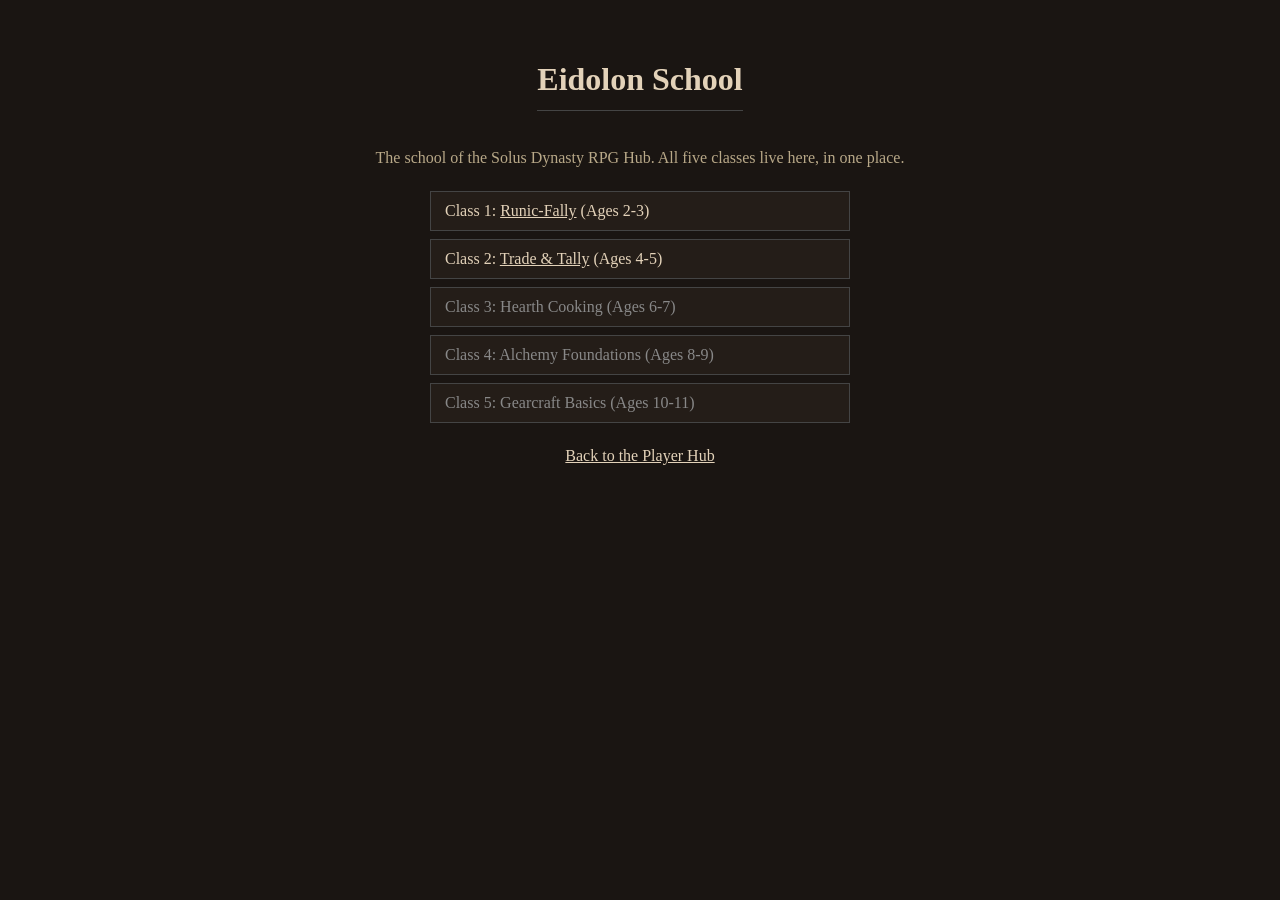
<file: index.html>
<!DOCTYPE html>
<html lang="en">
<head>
<meta charset="UTF-8">
<meta name="viewport" content="width=device-width, initial-scale=1.0">
<title>Eidolon School</title>
<style>
    body { background: #1a1512; color: #e3d2b9; font-family: Georgia, serif; margin: 0; padding: 40px 20px; text-align: center; }
    h1 { color: #e3d2b9; border-bottom: 1px solid #444; padding-bottom: 12px; display: inline-block; }
    p { color: #b8a888; }
    ul { list-style: none; padding: 0; max-width: 420px; margin: 24px auto; text-align: left; }
    li { padding: 10px 14px; border: 1px solid #444; margin-bottom: 8px; background: #241d18; }
    a { color: #e3d2b9; text-decoration: underline; }
    .not-built { color: #888; }
</style>
</head>
<body>
    <h1>Eidolon School</h1>
    <p>The school of the Solus Dynasty RPG Hub. All five classes live here, in one place.</p>
    <ul>
        <li>Class 1: <a href="runic-fally/">Runic-Fally</a> (Ages 2-3)</li>
        <li>Class 2: <a href="trade-and-tally/">Trade &amp; Tally</a> (Ages 4-5)</li>
        <li class="not-built">Class 3: Hearth Cooking (Ages 6-7)</li>
        <li class="not-built">Class 4: Alchemy Foundations (Ages 8-9)</li>
        <li class="not-built">Class 5: Gearcraft Basics (Ages 10-11)</li>
    </ul>
    <p><a href="https://adequateremedy.github.io/RPG-Hub/">Back to the Player Hub</a></p>
</body>
</html>
</file>
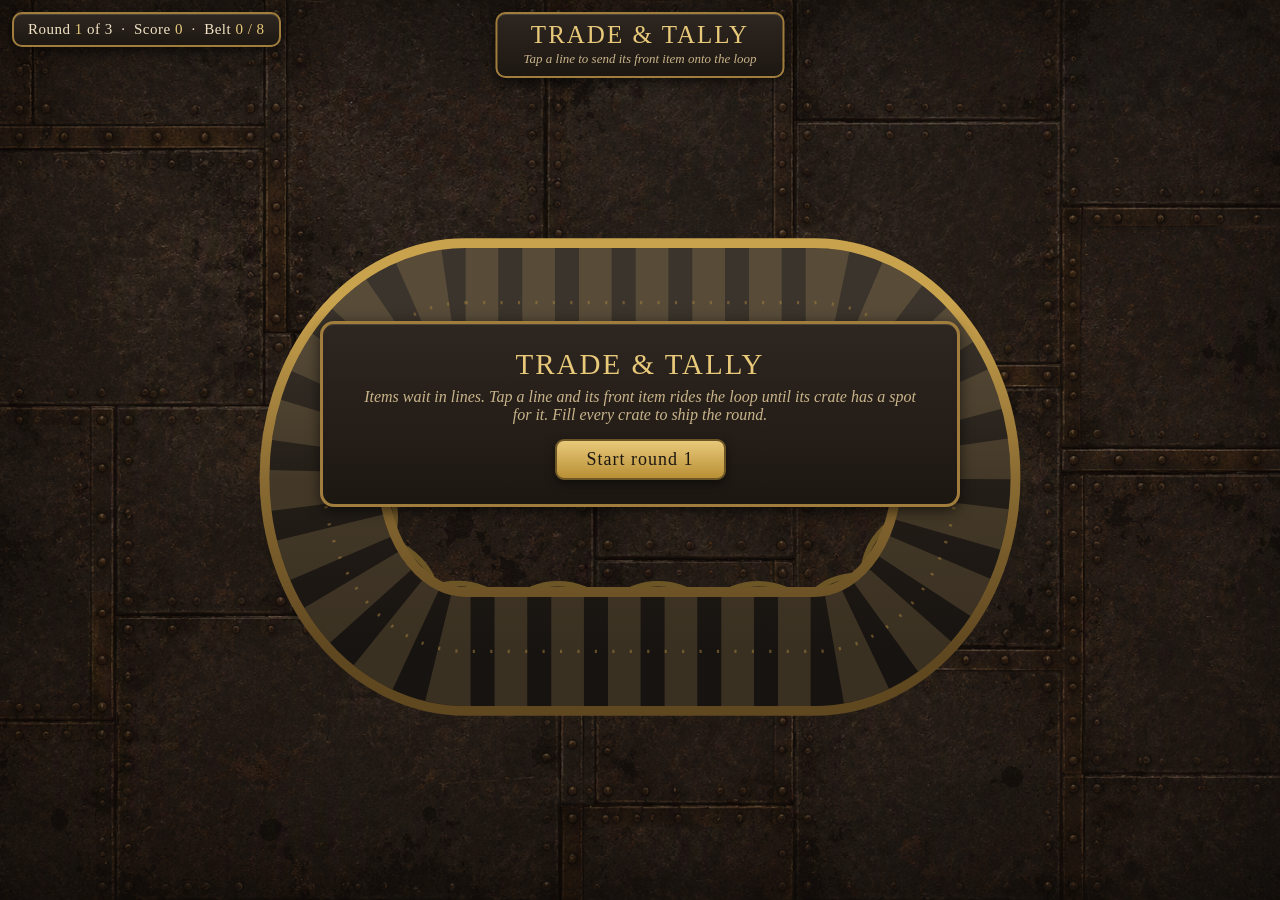
<file: loop-demo/index.html>
<!DOCTYPE html>
<html lang="en">
<head>
<meta charset="UTF-8">
<meta name="viewport" content="width=device-width, initial-scale=1.0, maximum-scale=1.0, user-scalable=no">
<title>Trade &amp; Tally — Loop Belt Demo</title>
<style>
    * { margin: 0; padding: 0; box-sizing: border-box; }
    html, body { height: 100%; }
    body {
        font-family: Georgia, 'Times New Roman', serif;
        background: #171310 url('../trade-and-tally/assets/images/bg/Classroom-Floor.png') center / cover no-repeat fixed;
        color: #f0e2c4;
        overflow: hidden;
        -webkit-user-select: none; user-select: none;
        touch-action: none;
    }
    #shade { position: fixed; inset: 0; background: rgba(16, 11, 7, 0.45); }

    .plate {
        background: linear-gradient(180deg, #2e2620, #1d1712);
        border: 2px solid #a07d3c; border-radius: 10px;
        box-shadow: 0 4px 14px rgba(0,0,0,0.6), inset 0 1px 0 rgba(240,226,196,0.15);
    }
    #titlePlate {
        position: fixed; top: 12px; left: 50%; transform: translateX(-50%);
        padding: 7px 26px 9px; text-align: center; z-index: 40; white-space: nowrap;
    }
    #titlePlate h1 { font-size: clamp(16px, 3.2vw, 25px); letter-spacing: 2px; color: #e8c97a; font-weight: normal; }
    #titlePlate p { font-size: clamp(11px, 2vw, 13px); color: #c9b48a; font-style: italic; margin-top: 2px; }

    #hud {
        position: fixed; top: 12px; left: 12px; z-index: 40;
        padding: 7px 14px; font-size: clamp(12px, 2.2vw, 15px); color: #f0e2c4; letter-spacing: 0.5px;
    }
    #hud b { color: #e8c97a; font-weight: normal; }

    #stage {
        position: fixed; left: 50%; top: 53%; transform: translate(-50%, -50%);
        width: min(98vw, 1090px);
        aspect-ratio: 1000 / 700;
        z-index: 5;
    }
    #beltSvg { position: absolute; inset: 0; width: 100%; height: 100%; overflow: visible; }

    .item {
        position: absolute; width: 7.6%; aspect-ratio: 1; object-fit: contain;
        transform: translate(-50%, -50%);
        filter: drop-shadow(0 6px 5px rgba(0,0,0,0.55));
        z-index: 20; pointer-events: none;
    }

    /* ---- lines of waiting items ---- */
    .line { position: absolute; z-index: 25; cursor: pointer; transform: translate(-50%, 0); }
    .line .slots { display: flex; flex-direction: column-reverse; align-items: center; gap: 4px; }
    .line.below .slots { flex-direction: column; }
    .slot {
        width: clamp(34px, 4.9vw, 52px); aspect-ratio: 1;
        border-radius: 8px; display: flex; align-items: center; justify-content: center;
        background: linear-gradient(180deg, #241d16, #171310);
        border: 2px solid #6d5626;
        box-shadow: 0 3px 8px rgba(0,0,0,0.55);
    }
    .slot.front { border-color: #c9a24d; background: linear-gradient(180deg, #33291d, #20180f); }
    .slot img { width: 88%; height: 88%; object-fit: contain; pointer-events: none; }
    .slot .q { color: #a07d3c; font-size: clamp(15px, 2.6vw, 22px); font-style: italic; }
    .line .arrow { text-align: center; color: #e8c97a; font-size: clamp(13px, 2.2vw, 18px); line-height: 1; margin: 2px 0; text-shadow: 0 2px 4px rgba(0,0,0,0.8); }
    .line .more {
        margin-top: 3px; text-align: center; font-size: clamp(10px, 1.8vw, 12px); color: #c9b48a;
        background: rgba(23,19,16,0.85); border: 1px solid #6d5626; border-radius: 7px; padding: 1px 6px;
    }
    .line.empty { opacity: 0.25; pointer-events: none; }
    .line.shake { animation: shake 0.35s ease; }
    @keyframes shake {
        0%, 100% { margin-left: 0; }
        25% { margin-left: -7px; }
        50% { margin-left: 6px; }
        75% { margin-left: -4px; }
    }

    /* ---- crate docks in the island ---- */
    .dock {
        position: absolute; z-index: 15; width: 12.5%; transform: translate(-50%, -50%);
        text-align: center; transition: opacity 0.35s ease, margin-top 0.35s ease;
    }
    .dock img.crate { width: 100%; display: block; filter: drop-shadow(0 8px 8px rgba(0,0,0,0.6)); }
    .dock .want {
        position: absolute; top: -16%; left: 50%; transform: translateX(-50%);
        width: 44%; aspect-ratio: 1; object-fit: contain;
        filter: drop-shadow(0 3px 4px rgba(0,0,0,0.7));
    }
    .dock .tally {
        margin-top: 2px; display: inline-block;
        background: linear-gradient(180deg, #2e2620, #1d1712);
        border: 2px solid #a07d3c; border-radius: 8px;
        padding: 2px 10px; font-size: clamp(11px, 2vw, 15px); color: #f0e2c4;
    }
    .dock .tally b { color: #e8c97a; font-weight: normal; }
    .dock.shipping { opacity: 0; margin-top: 26px; }
    .dock.arriving { animation: arrive 0.4s ease; }
    @keyframes arrive { from { opacity: 0; margin-top: -22px; } to { opacity: 1; margin-top: 0; } }
    .dock.idle { opacity: 0.35; }

    /* ---- centre plates ---- */
    #bigPlate {
        position: fixed; left: 50%; top: 46%; transform: translate(-50%, -50%) scale(0.94);
        padding: 24px 40px; text-align: center; z-index: 70; border-width: 3px; border-radius: 14px;
        opacity: 0; pointer-events: none; transition: opacity 0.25s ease, transform 0.25s ease;
        max-width: 92vw;
    }
    #bigPlate.show { opacity: 1; transform: translate(-50%, -50%) scale(1); pointer-events: auto; }
    #bigPlate h2 { color: #e8c97a; letter-spacing: 2px; font-weight: normal; font-size: clamp(19px, 4vw, 29px); }
    #bigPlate p { color: #c9b48a; font-style: italic; margin-top: 7px; font-size: clamp(13px, 2.4vw, 16px); }
    #bigPlate button {
        margin-top: 15px; font-family: inherit; cursor: pointer;
        font-size: clamp(14px, 2.6vw, 18px); letter-spacing: 1px;
        color: #1d1712; background: linear-gradient(180deg, #e8c97a, #b98f35);
        border: 2px solid #6d5626; border-radius: 9px; padding: 8px 30px;
        box-shadow: 0 4px 10px rgba(0,0,0,0.5);
    }
    #bigPlate button:active { transform: translateY(2px); }
</style>
</head>
<body>
<div id="shade"></div>

<div id="titlePlate" class="plate">
    <h1>TRADE &amp; TALLY</h1>
    <p>Tap a line to send its front item onto the loop</p>
</div>

<div id="hud" class="plate">Round <b id="hudRound">1</b> of 3 &nbsp;·&nbsp; Score <b id="hudScore">0</b> &nbsp;·&nbsp; Belt <b id="hudBelt">0 / 8</b></div>

<div id="stage">
    <svg id="beltSvg" viewBox="0 0 1000 700" preserveAspectRatio="none">
        <defs>
            <linearGradient id="brass" x1="0" y1="0" x2="0" y2="1">
                <stop offset="0" stop-color="#c9a24d"/>
                <stop offset="0.5" stop-color="#8a6b32"/>
                <stop offset="1" stop-color="#5f4720"/>
            </linearGradient>
            <linearGradient id="iron" x1="0" y1="0" x2="0" y2="1">
                <stop offset="0" stop-color="#3b342c"/>
                <stop offset="0.5" stop-color="#241e18"/>
                <stop offset="1" stop-color="#171310"/>
            </linearGradient>
            <clipPath id="beltClip">
                <path id="clipShape" d="" fill="none" stroke="#000" stroke-width="118"/>
            </clipPath>
        </defs>
        <g id="wheelLayer" clip-path="url(#beltClip)"></g>
        <path id="beltOuter" d="" fill="none" stroke="url(#brass)" stroke-width="118" stroke-linecap="round"/>
        <path id="beltBed" d="" fill="none" stroke="url(#iron)" stroke-width="100" stroke-linecap="round"/>
        <path id="beltTread" d="" fill="none" stroke="rgba(232,201,122,0.16)" stroke-width="100" stroke-dasharray="30 22" stroke-linecap="butt"/>
        <path id="beltPin" d="" fill="none" stroke="rgba(160,125,60,0.55)" stroke-width="3" stroke-dasharray="2 14"/>
        <path id="ridePath" d="" fill="none" stroke="none"/>
    </svg>
    <div id="dockLayer"></div>
    <div id="itemLayer"></div>
    <div id="lineLayer"></div>
</div>

<div id="bigPlate" class="plate">
    <h2 id="bpTitle">ROUND 1</h2>
    <p id="bpText"></p>
    <button id="bpButton">Start</button>
</div>

<script>
(function () {
    var ITEM = '../trade-and-tally/assets/images/items/';
    var TYPES = {
        pliers: { name: 'Pliers', file: ITEM + 'tools/Pliers-removebg-preview.png' },
        bolt:   { name: 'Bolt',   file: ITEM + 'mechanical_parts/Bolt-removebg-preview.png' },
        gear:   { name: 'Gear',   file: ITEM + 'gears_cogs/Gear.png' },
        nut:    { name: 'Nut',    file: ITEM + 'mechanical_parts/Nut-removebg-preview.png' },
        hammer: { name: 'Hammer', file: ITEM + 'tools/Hammer-removebg-preview.png' },
        screw:  { name: 'Screw',  file: ITEM + 'mechanical_parts/Screw-removebg-preview.png' }
    };

    var PATH_OVAL  = 'M 340 190 L 660 190 A 130 160 0 0 1 660 510 L 340 510 A 130 160 0 0 1 340 190 Z';
    var PATH_NOTCH = 'M 340 190 L 660 190 A 130 160 0 0 1 660 510 L 568 510 A 58 65 0 0 0 568 380 L 432 380 A 58 65 0 0 0 432 510 L 340 510 A 130 160 0 0 1 340 190 Z';
    var PATH_TWIN  = 'M 340 190 L 392 190 A 52 60 0 0 0 496 190 L 660 190 A 130 160 0 0 1 660 510 L 640 510 A 52 60 0 0 0 640 390 L 520 390 A 52 60 0 0 0 520 510 L 340 510 A 130 160 0 0 1 340 190 Z';

    var ROUNDS = [
        {
            path: PATH_OVAL, speed: 58, capacity: 8, dockCount: 2,
            dockPos: [[395, 350], [605, 350]],
            crates: [['pliers', 3], ['bolt', 3]],
            lines: [
                { pos: [300, 118], side: 'above', items: ['pliers', 'bolt'] },
                { pos: [500, 118], side: 'above', items: ['bolt', 'pliers'] },
                { pos: [700, 118], side: 'above', items: ['pliers', 'bolt'] }
            ]
        },
        {
            path: PATH_NOTCH, speed: 66, capacity: 9, dockCount: 2,
            dockPos: [[318, 312, 11], [682, 312, 11]],
            crates: [['gear', 3], ['pliers', 4], ['nut', 3]],
            lines: [
                { pos: [280, 118], side: 'above', items: ['gear', 'pliers', 'nut'] },
                { pos: [500, 118], side: 'above', items: ['pliers', 'nut', 'gear'] },
                { pos: [720, 118], side: 'above', items: ['nut', 'gear', 'pliers'] },
                { pos: [320, 585], side: 'below', items: ['pliers'] }
            ]
        },
        {
            path: PATH_TWIN, speed: 74, capacity: 10, dockCount: 3,
            dockPos: [[350, 405, 11], [645, 290, 11], [580, 495, 9.5]],
            crates: [['hammer', 4], ['gear', 4], ['screw', 4], ['bolt', 4]],
            lines: [
                { pos: [260, 118], side: 'above', items: ['hammer', 'screw', 'bolt'] },
                { pos: [500, 118], side: 'above', items: ['gear', 'hammer', 'screw'] },
                { pos: [740, 118], side: 'above', items: ['bolt', 'gear', 'hammer'] },
                { pos: [300, 585], side: 'below', items: ['screw', 'bolt', 'gear'] },
                { pos: [700, 585], side: 'below', items: ['hammer', 'screw', 'bolt', 'gear'] }
            ]
        }
    ];

    var GAP = 118;          // belt units between items — they never stack
    var ENTRY_GAP = 128;    // a line can only release into this much clear belt

    var stage = document.getElementById('stage');
    var ridePath = document.getElementById('ridePath');
    var tread = document.getElementById('beltTread');
    var wheelLayer = document.getElementById('wheelLayer');
    var itemLayer = document.getElementById('itemLayer');
    var lineLayer = document.getElementById('lineLayer');
    var dockLayer = document.getElementById('dockLayer');
    var svgNS = 'http://www.w3.org/2000/svg';

    var roundIdx = 0, score = 0, LEN = 0, odometer = 0, lastEntryOdo = 0;
    var running = false, roundOver = false;
    var belt = [];          // {el, type, d (continuous), entering}
    var lines = [];         // {cfg, items[], el, gate}
    var docks = [];         // {el, crate|null {type, need, got}, gate, busy}
    var crateQueue = [];

    function setPath(d) {
        ['beltOuter', 'beltBed', 'beltTread', 'beltPin', 'ridePath', 'clipShape'].forEach(function (id) {
            document.getElementById(id).setAttribute('d', d);
        });
        LEN = ridePath.getTotalLength();
        wheelLayer.innerHTML = '';
        for (var dist = 0; dist < LEN; dist += 92) {
            var pt = ridePath.getPointAtLength(dist);
            var g = document.createElementNS(svgNS, 'g');
            var c = document.createElementNS(svgNS, 'circle');
            c.setAttribute('cx', pt.x); c.setAttribute('cy', pt.y); c.setAttribute('r', 62);
            c.setAttribute('fill', '#241c14'); c.setAttribute('stroke', '#6d5626'); c.setAttribute('stroke-width', '5');
            g.appendChild(c);
            for (var s = 0; s < 3; s++) {
                var a = (Math.PI * 2 / 3) * s;
                var line = document.createElementNS(svgNS, 'line');
                line.setAttribute('x1', pt.x - Math.cos(a) * 52); line.setAttribute('y1', pt.y - Math.sin(a) * 52);
                line.setAttribute('x2', pt.x + Math.cos(a) * 52); line.setAttribute('y2', pt.y + Math.sin(a) * 52);
                line.setAttribute('stroke', '#54431f'); line.setAttribute('stroke-width', '7');
                g.appendChild(line);
            }
            var hub = document.createElementNS(svgNS, 'circle');
            hub.setAttribute('cx', pt.x); hub.setAttribute('cy', pt.y); hub.setAttribute('r', 11);
            hub.setAttribute('fill', '#a07d3c'); hub.setAttribute('stroke', '#5f4720'); hub.setAttribute('stroke-width', '3');
            g.appendChild(hub);
            g.dataset.cx = pt.x; g.dataset.cy = pt.y;
            wheelLayer.appendChild(g);
        }
    }

    function nearestDist(x, y) {
        var best = 0, bestD = 1e12;
        for (var d = 0; d < LEN; d += 4) {
            var pt = ridePath.getPointAtLength(d);
            var dd = (pt.x - x) * (pt.x - x) + (pt.y - y) * (pt.y - y);
            if (dd < bestD) { bestD = dd; best = d; }
        }
        return best;
    }

    function circDist(a, b) {
        var diff = Math.abs(a - b) % LEN;
        return Math.min(diff, LEN - diff);
    }

    // ---------- lines ----------
    function renderLine(line) {
        var items = line.items;
        var html = '<div class="slots">';
        if (!items.length) {
            html += '<div class="slot"><span class="q">·</span></div>';
        } else {
            html += '<div class="slot front"><img src="' + TYPES[items[0]].file + '" alt="' + TYPES[items[0]].name + '"></div>';
            var behind = Math.min(2, items.length - 1);
            for (var i = 0; i < behind; i++) html += '<div class="slot"><span class="q">?</span></div>';
        }
        html += '</div>';
        html += '<div class="arrow">' + (line.cfg.side === 'above' ? '▼' : '▲') + '</div>';
        if (items.length - 1 > 2) html += '<div class="more">+ ' + (items.length - 3) + ' more</div>';
        line.el.innerHTML = html;
        line.el.classList.toggle('empty', !items.length);
    }

    function buildLines(cfg) {
        lineLayer.innerHTML = '';
        lines = cfg.lines.map(function (lc) {
            var el = document.createElement('div');
            el.className = 'line' + (lc.side === 'below' ? ' below' : '');
            el.style.left = (lc.pos[0] / 10) + '%';
            if (lc.side === 'above') el.style.bottom = (100 - lc.pos[1] / 7) + '%';
            else el.style.top = (lc.pos[1] / 7) + '%';
            lineLayer.appendChild(el);
            var line = { cfg: lc, items: lc.items.slice(), el: el, gate: nearestDist(lc.pos[0], lc.side === 'above' ? 190 : 510) };
            el.addEventListener('pointerdown', function (e) { e.preventDefault(); tapLine(line); });
            renderLine(line);
            return line;
        });
    }

    function tapLine(line) {
        if (!running || roundOver) return;
        if (!line.items.length) return;
        if (belt.length >= ROUNDS[roundIdx].capacity) { shake(line); return; }
        var gatePos = line.gate;
        for (var i = 0; i < belt.length; i++) {
            if (circDist(belt[i].d % LEN, gatePos) < ENTRY_GAP) { shake(line); return; }
        }
        var type = line.items.shift();
        renderLine(line);
        // enter at the gate, on the current lap of the belt's travel
        var baseLap = Math.floor(odometer / LEN) * LEN;
        var d = baseLap + gatePos;
        while (d < odometer - LEN * 0.5) d += LEN;
        var img = document.createElement('img');
        img.className = 'item'; img.src = TYPES[type].file; img.alt = TYPES[type].name;
        itemLayer.appendChild(img);
        var obj = { el: img, type: type, d: d, entering: null, lastGateLap: {} };
        belt.push(obj);
        placeItem(obj);
        updateHud();
    }

    function shake(line) {
        line.el.classList.remove('shake');
        void line.el.offsetWidth;
        line.el.classList.add('shake');
    }

    // ---------- docks / crates ----------
    function buildDocks(cfg) {
        dockLayer.innerHTML = '';
        docks = [];
        crateQueue = cfg.crates.map(function (c) { return { type: c[0], need: c[1], got: 0 }; });
        for (var i = 0; i < cfg.dockCount; i++) {
            var el = document.createElement('div');
            el.className = 'dock';
            el.style.left = (cfg.dockPos[i][0] / 10) + '%';
            el.style.top = (cfg.dockPos[i][1] / 7) + '%';
            if (cfg.dockPos[i][2]) el.style.width = cfg.dockPos[i][2] + '%';
            dockLayer.appendChild(el);
            var dock = { el: el, crate: null, gate: nearestDist(cfg.dockPos[i][0], cfg.dockPos[i][1]), busy: false, pos: cfg.dockPos[i] };
            docks.push(dock);
            fillDock(dock, false);
        }
    }

    function fillDock(dock, animate) {
        dock.crate = crateQueue.length ? crateQueue.shift() : null;
        dock.busy = false;
        if (!dock.crate) {
            dock.el.innerHTML = '';
            dock.el.className = 'dock idle';
            return;
        }
        dock.el.className = 'dock' + (animate ? ' arriving' : '');
        dock.el.innerHTML =
            '<img class="want" src="' + TYPES[dock.crate.type].file + '" alt="">' +
            '<img class="crate" src="../trade-and-tally/ui/box_empty.png" alt="">' +
            '<div class="tally">' + TYPES[dock.crate.type].name + ' <b>' + dock.crate.got + ' / ' + dock.crate.need + '</b></div>';
    }

    function shipDock(dock) {
        dock.busy = true;
        score += 50;
        dock.el.classList.add('shipping');
        setTimeout(function () { fillDock(dock, true); updateHud(); checkRoundEnd(); }, 420);
        updateHud();
    }

    // ---------- items on the belt ----------
    function placeItem(obj) {
        var pt = ridePath.getPointAtLength(((obj.d % LEN) + LEN) % LEN);
        obj.el.style.left = (pt.x / 10) + '%';
        obj.el.style.top = (pt.y / 7) + '%';
    }

    function sendIntoCrate(obj, dock) {
        obj.entering = { dock: dock, t: 0, fromX: parseFloat(obj.el.style.left), fromY: parseFloat(obj.el.style.top) };
        dock.crate.got++;
        lastEntryOdo = odometer;
        var tally = dock.el.querySelector('.tally b');
        if (tally) tally.textContent = dock.crate.got + ' / ' + dock.crate.need;
    }

    function finishEntry(obj) {
        obj.el.remove();
        belt = belt.filter(function (i) { return i !== obj; });
        var dock = obj.entering.dock;
        if (dock.crate && dock.crate.got >= dock.crate.need) shipDock(dock);
        updateHud();
        checkRoundEnd();
    }

    function checkRoundEnd() {
        if (roundOver) return;
        var anyCrate = docks.some(function (d) { return d.crate; }) || crateQueue.length;
        if (!anyCrate && !belt.length) {
            roundOver = true;
            running = false;
            if (roundIdx < ROUNDS.length - 1) {
                showPlate('ROUND ' + (roundIdx + 1) + ' SHIPPED', 'Every crate tallied right. Score so far: ' + score + '.', 'Round ' + (roundIdx + 2), function () {
                    roundIdx++;
                    startRound();
                });
            } else {
                showPlate('THAT IS THE SHAPE OF IT', 'Three rounds, each one harder — more lines, more crates, a tighter loop. In the full class the rounds keep climbing until the player reaches 2000 and passes with an A+.', 'Play again', function () {
                    roundIdx = 0; score = 0;
                    startRound();
                });
            }
        }
    }

    function jamRound() {
        roundOver = true;
        running = false;
        showPlate('THE BELT JAMMED', 'The loop filled up and nothing on it could get into a crate. That round is lost — it can always be won by choosing the order the items come out.', 'Try round ' + (roundIdx + 1) + ' again', function () {
            startRound();
        });
    }

    // ---------- round flow ----------
    function startRound() {
        var cfg = ROUNDS[roundIdx];
        belt.forEach(function (i) { i.el.remove(); });
        belt = [];
        odometer = 0; lastEntryOdo = 0;
        roundOver = false;
        setPath(cfg.path);
        buildDocks(cfg);
        buildLines(cfg);
        hidePlate();
        running = true;
        updateHud();
    }

    function updateHud() {
        document.getElementById('hudRound').textContent = roundIdx + 1;
        document.getElementById('hudScore').textContent = score;
        document.getElementById('hudBelt').textContent = belt.length + ' / ' + ROUNDS[roundIdx].capacity;
    }

    var plateCb = null;
    function showPlate(title, text, btn, cb) {
        document.getElementById('bpTitle').textContent = title;
        document.getElementById('bpText').textContent = text;
        document.getElementById('bpButton').textContent = btn;
        document.getElementById('bigPlate').classList.add('show');
        plateCb = cb;
    }
    function hidePlate() { document.getElementById('bigPlate').classList.remove('show'); }
    document.getElementById('bpButton').addEventListener('click', function () {
        hidePlate();
        if (plateCb) { var cb = plateCb; plateCb = null; cb(); }
    });

    // ---------- the ride ----------
    var last = null;
    function frame(ts) {
        if (last === null) last = ts;
        var dt = Math.min(0.05, (ts - last) / 1000);
        last = ts;

        if (running && !roundOver) {
            var cfg = ROUNDS[roundIdx];
            var step = cfg.speed * dt;
            odometer += step;
            tread.style.strokeDashoffset = -(odometer % 52);
            var wheels = wheelLayer.children;
            for (var w = 0; w < wheels.length; w++) {
                wheels[w].setAttribute('transform', 'rotate(' + ((odometer / 62 * 57.3) % 360) + ' ' + wheels[w].dataset.cx + ' ' + wheels[w].dataset.cy + ')');
            }

            // traffic: nobody passes the item ahead, nobody stacks
            var sorted = belt.slice().sort(function (a, b) { return a.d - b.d; });
            for (var i = 0; i < sorted.length; i++) {
                var obj = sorted[i];
                if (obj.entering) continue;
                var ahead = sorted[i + 1];
                var limit = ahead ? ahead.d - GAP : (sorted[0].d + LEN) - GAP;
                obj.d = Math.min(obj.d + step, limit);
                if (obj.d < sorted[0].d) obj.d = sorted[0].d;
            }

            // gates: an item whose crate is docked hops in as it passes
            for (var j = belt.length - 1; j >= 0; j--) {
                var it = belt[j];
                if (it.entering) continue;
                for (var k = 0; k < docks.length; k++) {
                    var dock = docks[k];
                    if (!dock.crate || dock.busy || dock.crate.type !== it.type) continue;
                    var lapKey = k;
                    var lap = Math.floor((it.d - dock.gate) / LEN);
                    if (it.lastGateLap[lapKey] === undefined) { it.lastGateLap[lapKey] = lap; continue; }
                    if (lap > it.lastGateLap[lapKey]) {
                        it.lastGateLap[lapKey] = lap;
                        sendIntoCrate(it, dock);
                        break;
                    }
                }
            }

            // entry flights
            for (var m = 0; m < belt.length; m++) {
                var e = belt[m];
                if (e.entering) {
                    e.entering.t += dt / 0.35;
                    var t = Math.min(1, e.entering.t);
                    var dx = e.entering.dock.pos[0] / 10, dy = e.entering.dock.pos[1] / 7;
                    e.el.style.left = (e.entering.fromX + (dx - e.entering.fromX) * t) + '%';
                    e.el.style.top = (e.entering.fromY + (dy - e.entering.fromY) * t) + '%';
                    e.el.style.transform = 'translate(-50%, -50%) scale(' + (1 - t * 0.55) + ')';
                    if (t >= 1) { finishEntry(e); m--; }
                } else {
                    placeItem(e);
                }
            }

            // a full belt that goes all the way around with nothing getting in is jammed
            if (belt.length >= cfg.capacity && odometer - lastEntryOdo >= LEN) jamRound();
        }

        requestAnimationFrame(frame);
    }

    setPath(ROUNDS[0].path);
    showPlate('TRADE & TALLY', 'Items wait in lines. Tap a line and its front item rides the loop until its crate has a spot for it. Fill every crate to ship the round.', 'Start round 1', function () {
        startRound();
    });
    requestAnimationFrame(frame);
})();
</script>
</body>
</html>
</file>
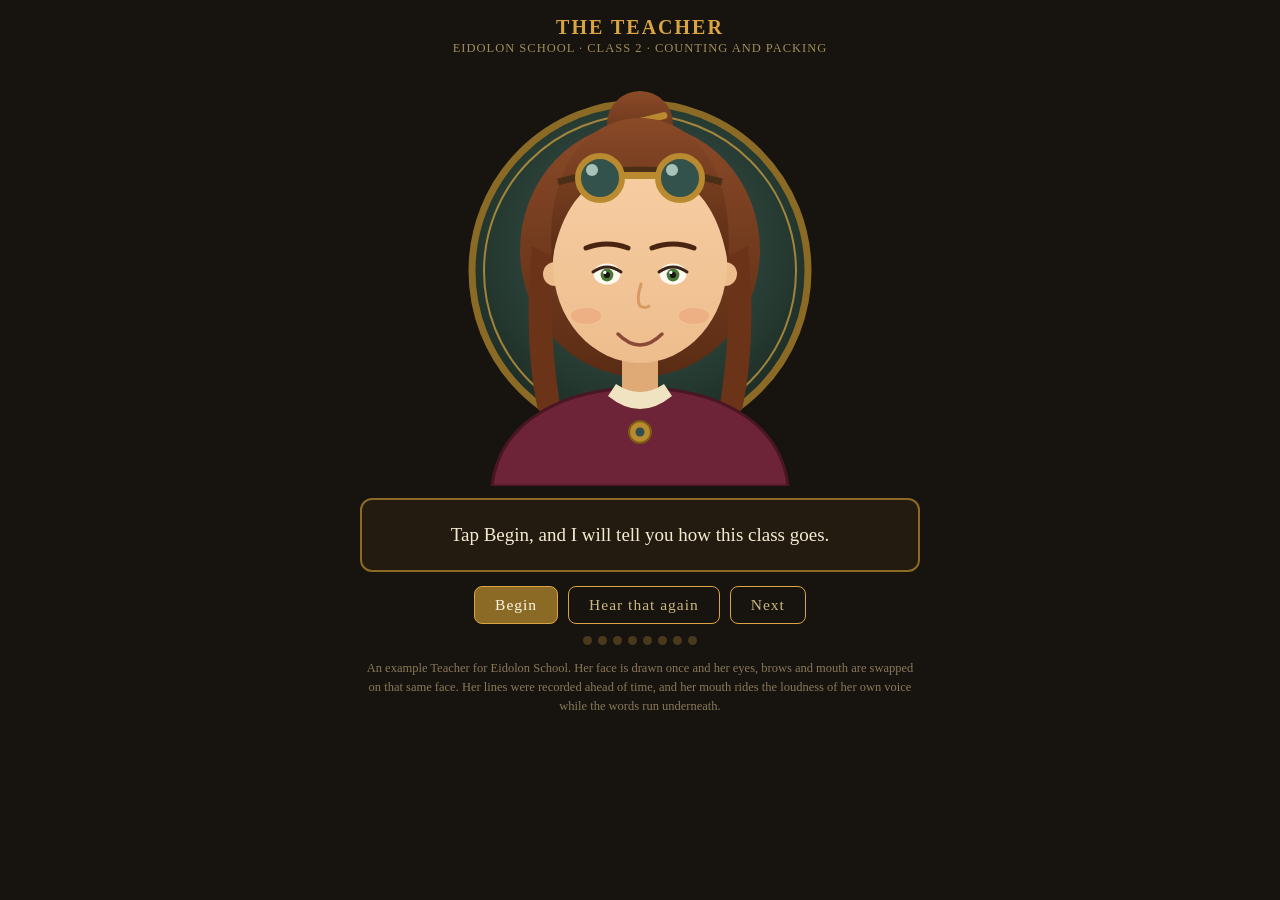
<file: teacher-demo/index.html>
<!DOCTYPE html>
<html lang="en">
<head>
<meta charset="UTF-8">
<meta name="viewport" content="width=device-width, initial-scale=1.0, maximum-scale=1.0, user-scalable=no">
<title>The Teacher — Eidolon School Example</title>
<style>
  * { margin:0; padding:0; box-sizing:border-box; }
  html, body { background:#17130e; }
  body {
    font-family: Georgia, 'Times New Roman', serif;
    color:#e8dcc0;
    display:flex; flex-direction:column; align-items:center;
    min-height:100vh; padding:12px 8px 20px;
    -webkit-user-select:none; user-select:none;
    -webkit-tap-highlight-color: transparent;
  }
  h1 { font-size:20px; letter-spacing:2px; color:#d9a441; margin:4px 0 2px; text-align:center; }
  .sub { font-size:12.5px; color:#a08c5a; letter-spacing:1px; margin-bottom:10px; text-align:center; }
  #portrait { width:min(400px, 92vw); height:auto; display:block; }
  #caption {
    width:min(560px, 94vw); min-height:74px; margin-top:12px;
    background:#241b10; border:2px solid #8a6a24; border-radius:12px;
    display:flex; align-items:center; justify-content:center;
    padding:12px 20px; text-align:center;
    font-size:19px; line-height:1.45; color:#f4ead2;
  }
  #controls { display:flex; gap:10px; margin-top:14px; align-items:center; flex-wrap:wrap; justify-content:center; }
  button {
    font-family:inherit; font-size:15.5px; letter-spacing:1px;
    background:#8a6a24; color:#fff8e6; border:1px solid #d9a441;
    border-radius:8px; padding:9px 20px; cursor:pointer;
  }
  button:hover { background:#a37f2c; }
  button.ghost { background:transparent; color:#cbb87e; }
  #dots { display:flex; gap:6px; margin-top:12px; }
  #dots span { width:9px; height:9px; border-radius:50%; background:#4a3a1c; display:block; }
  #dots span.on { background:#d9a441; }
  #dots span.done { background:#8a6a24; }
  .note { font-size:12.5px; color:#8a795a; margin-top:14px; text-align:center; line-height:1.5; max-width:560px; }
</style>
</head>
<body>
  <h1>THE TEACHER</h1>
  <div class="sub">EIDOLON SCHOOL &middot; CLASS 2 &middot; COUNTING AND PACKING</div>

  <svg id="portrait" viewBox="0 0 400 420" aria-label="The Teacher">
    <defs>
      <radialGradient id="glow" cx="50%" cy="42%" r="65%">
        <stop offset="0%" stop-color="#3d5a54"/>
        <stop offset="70%" stop-color="#24382f"/>
        <stop offset="100%" stop-color="#182420"/>
      </radialGradient>
      <linearGradient id="hairG" x1="0" y1="0" x2="0" y2="1">
        <stop offset="0%" stop-color="#8a4a28"/>
        <stop offset="100%" stop-color="#5a2c14"/>
      </linearGradient>
      <linearGradient id="skinG" x1="0" y1="0" x2="0" y2="1">
        <stop offset="0%" stop-color="#f6cdA2"/>
        <stop offset="100%" stop-color="#eebd8d"/>
      </linearGradient>
      <clipPath id="mouthClip"><ellipse cx="200" cy="276" rx="14" ry="12"/></clipPath>
    </defs>

    <circle cx="200" cy="205" r="168" fill="url(#glow)"/>
    <circle cx="200" cy="205" r="168" fill="none" stroke="#8a6a24" stroke-width="7"/>
    <circle cx="200" cy="205" r="156" fill="none" stroke="#d9a441" stroke-width="2" opacity="0.7"/>

    <g id="person">
      <!-- hair behind -->
      <ellipse cx="200" cy="184" rx="120" ry="127" fill="url(#hairG)"/>
      <path d="M92,180 C86,240 88,300 98,344 C106,348 116,346 120,338 C112,290 110,235 112,190 Z" fill="#6b3418"/>
      <path d="M308,180 C314,240 312,300 302,344 C294,348 284,346 280,338 C288,290 290,235 288,190 Z" fill="#6b3418"/>

      <!-- shoulders and blouse -->
      <path d="M52,420 C60,352 128,322 200,322 C272,322 340,352 348,420 Z" fill="#6e2438"/>
      <path d="M52,420 C60,352 128,322 200,322 C272,322 340,352 348,420 Z" fill="none" stroke="#4a1624" stroke-width="3"/>

      <!-- neck -->
      <path d="M182,278 L182,336 Q200,346 218,336 L218,278 Q200,290 182,278 Z" fill="#e0aa76"/>

      <!-- collar and brooch -->
      <path d="M168,330 Q200,356 232,330 L224,318 Q200,334 176,318 Z" fill="#f0e3c2"/>
      <circle cx="200" cy="366" r="11" fill="#b98a2f" stroke="#7c5a14" stroke-width="2"/>
      <circle cx="200" cy="366" r="4.5" fill="#2f4f4a"/>

      <!-- ears -->
      <circle cx="115" cy="208" r="12" fill="#eebd8d"/>
      <circle cx="285" cy="208" r="12" fill="#eebd8d"/>

      <!-- face -->
      <ellipse cx="200" cy="198" rx="87" ry="99" fill="url(#skinG)"/>

      <!-- cheeks -->
      <ellipse cx="146" cy="250" rx="15" ry="8" fill="#e88f6a" opacity="0.35"/>
      <ellipse cx="254" cy="250" rx="15" ry="8" fill="#e88f6a" opacity="0.35"/>

      <!-- hair top and bun -->
      <circle cx="200" cy="58" r="33" fill="url(#hairG)"/>
      <rect x="172" y="52" width="56" height="7" rx="3.5" fill="#b98a2f" transform="rotate(-14 200 55)"/>
      <path d="M112,196 C104,96 152,52 200,52 C248,52 296,96 288,196 C276,128 244,106 200,106 C156,106 124,128 112,196 Z" fill="url(#hairG)"/>

      <!-- goggles resting on the hair -->
      <path d="M118,116 Q200,92 282,116" fill="none" stroke="#4a2f16" stroke-width="7"/>
      <circle cx="160" cy="112" r="22" fill="#33524c" stroke="#b98a2f" stroke-width="6"/>
      <circle cx="240" cy="112" r="22" fill="#33524c" stroke="#b98a2f" stroke-width="6"/>
      <circle cx="152" cy="104" r="6" fill="#cfe8dd" opacity="0.75"/>
      <circle cx="232" cy="104" r="6" fill="#cfe8dd" opacity="0.75"/>
      <rect x="180" y="106" width="40" height="7" rx="3" fill="#b98a2f"/>

      <!-- brows -->
      <path id="browL" d="M146,182 Q167,174 188,182" fill="none" stroke="#4a2410" stroke-width="5" stroke-linecap="round"/>
      <path id="browR" d="M212,182 Q233,174 254,182" fill="none" stroke="#4a2410" stroke-width="5" stroke-linecap="round"/>

      <!-- eyes -->
      <g id="eyeL" style="transform-box: fill-box; transform-origin: center;">
        <ellipse cx="167" cy="208" rx="13.5" ry="10.5" fill="#fffaf0"/>
        <circle cx="167" cy="209" r="6.4" fill="#4a7a3a"/>
        <circle cx="167" cy="209" r="3.1" fill="#1c1410"/>
        <circle cx="164.8" cy="206.4" r="1.6" fill="#ffffff"/>
        <path d="M153,206 Q167,196 181,206" fill="none" stroke="#3a2418" stroke-width="3" stroke-linecap="round"/>
      </g>
      <g id="eyeR" style="transform-box: fill-box; transform-origin: center;">
        <ellipse cx="233" cy="208" rx="13.5" ry="10.5" fill="#fffaf0"/>
        <circle cx="233" cy="209" r="6.4" fill="#4a7a3a"/>
        <circle cx="233" cy="209" r="3.1" fill="#1c1410"/>
        <circle cx="230.8" cy="206.4" r="1.6" fill="#ffffff"/>
        <path d="M219,206 Q233,196 247,206" fill="none" stroke="#3a2418" stroke-width="3" stroke-linecap="round"/>
      </g>

      <!-- nose -->
      <path d="M201,218 Q196,234 200,240 Q205,243 209,240" fill="none" stroke="#d89a62" stroke-width="3" stroke-linecap="round"/>

      <!-- mouth shapes, one visible at a time -->
      <g id="mouth">
        <path id="m-closed" d="M184,272 Q200,277 216,272" fill="none" stroke="#8a4a38" stroke-width="3.5" stroke-linecap="round"/>
        <path id="m-smile" d="M178,268 Q200,290 222,268" fill="none" stroke="#8a4a38" stroke-width="3.5" stroke-linecap="round" style="display:none"/>
        <g id="m-o1" style="display:none">
          <ellipse cx="200" cy="274" rx="9" ry="5" fill="#6e2f24"/>
          <ellipse cx="200" cy="276.5" rx="5" ry="2.4" fill="#b0604f"/>
        </g>
        <g id="m-o2" style="display:none">
          <ellipse cx="200" cy="276" rx="14" ry="12" fill="#6e2f24"/>
          <g clip-path="url(#mouthClip)">
            <rect x="185" y="263" width="30" height="7" fill="#fff8ee"/>
            <ellipse cx="200" cy="285" rx="8.5" ry="4.5" fill="#b0604f"/>
          </g>
        </g>
        <circle id="m-round" cx="200" cy="275" r="7.5" fill="#6e2f24" style="display:none"/>
      </g>
    </g>
  </svg>

  <div id="caption">Tap Begin, and I will tell you how this class goes.</div>

  <div id="controls">
    <button id="btnMain">Begin</button>
    <button id="btnAgain" class="ghost">Hear that again</button>
    <button id="btnNext" class="ghost">Next</button>
  </div>
  <div id="dots"></div>

  <div class="note">An example Teacher for Eidolon School. Her face is drawn once and her eyes,
  brows and mouth are swapped on that same face. Her lines were recorded ahead of time,
  and her mouth rides the loudness of her own voice while the words run underneath.</div>

<script>
'use strict';

const LINES = [
  { file:'audio/line1.mp3', face:'warm',
    text:'Welcome to Eidolon School. I am your teacher, and I am so glad you are here.' },
  { file:'audio/line2.mp3', face:'plain',
    text:'This class is Counting and Packing. See the trays standing all around the belt?' },
  { file:'audio/line3.mp3', face:'plain',
    text:'Tap a tray, and the cubes at its front hop onto the belt and ride all the way around.' },
  { file:'audio/line4.mp3', face:'plain',
    text:'A tray takes in only the cubes that match the color at its front.' },
  { file:'audio/line5.mp3', face:'pleased',
    text:'Gather four cubes of one color in a tray, and that tray is finished. Finish every tray, and you pass the class.' },
  { file:'audio/line6.mp3', face:'stern',
    text:'But mind the belt. It holds only so many groups at once. If it fills up and nothing can move, it will jam, and the round is over.' },
  { file:'audio/line7.mp3', face:'plain',
    text:'In a hurry? Hold the belt down, and it will hurry along with you.' },
  { file:'audio/line8.mp3', face:'pleased',
    text:'Now then. Show me what you can do.' }
];

const BROWS = {
  warm:    ['M146,176 Q167,166 188,176', 'M212,176 Q233,166 254,176'],
  plain:   ['M146,182 Q167,174 188,182', 'M212,182 Q233,174 254,182'],
  pleased: ['M146,178 Q167,169 188,178', 'M212,178 Q233,169 254,178'],
  stern:   ['M146,174 Q168,176 189,187', 'M254,174 Q232,176 211,187']
};

const captionEl = document.getElementById('caption');
const btnMain = document.getElementById('btnMain');
const btnAgain = document.getElementById('btnAgain');
const btnNext = document.getElementById('btnNext');
const dotsEl = document.getElementById('dots');
const browL = document.getElementById('browL');
const browR = document.getElementById('browR');
const person = document.getElementById('person');
const mouths = {
  closed: document.getElementById('m-closed'),
  smile:  document.getElementById('m-smile'),
  o1:     document.getElementById('m-o1'),
  o2:     document.getElementById('m-o2'),
  round:  document.getElementById('m-round')
};

LINES.forEach(() => { const s = document.createElement('span'); dotsEl.appendChild(s); });
const dots = Array.from(dotsEl.children);

let idx = -1;
let audio = null;
const player = new Audio();
let lineEnded = false;
let playToken = 0;
let envelope = null;
let playing = false;
let smooth = 0;
let mouthNow = '';
let rafId = null;
let gapTimer = null;

function setMouth(name) {
  if (name === mouthNow) return;
  mouthNow = name;
  for (const k in mouths) mouths[k].style.display = (k === name) ? '' : 'none';
}
function setFace(face) {
  const b = BROWS[face] || BROWS.plain;
  browL.setAttribute('d', b[0]);
  browR.setAttribute('d', b[1]);
}
function idleMouth() {
  if (idx < 0) return setMouth('smile');
  const f = LINES[idx].face;
  setMouth(f === 'pleased' || f === 'warm' ? 'smile' : 'closed');
}

async function loadEnvelope(url) {
  const res = await fetch(url);
  const buf = await res.arrayBuffer();
  const AC = window.AudioContext || window.webkitAudioContext;
  const ctx = new AC();
  const decoded = await ctx.decodeAudioData(buf);
  const data = decoded.getChannelData(0);
  const bucket = Math.floor(decoded.sampleRate * 0.04);
  const env = [];
  let peak = 0.0001;
  for (let i = 0; i < data.length; i += bucket) {
    let sum = 0, n = 0;
    for (let j = i; j < Math.min(i + bucket, data.length); j += 7) { sum += data[j] * data[j]; n++; }
    const rms = Math.sqrt(sum / Math.max(1, n));
    env.push(rms);
    if (rms > peak) peak = rms;
  }
  ctx.close();
  return env.map(v => Math.min(1, v / (peak * 0.92)));
}

function frame() {
  if (!playing || !audio) return;
  const t = audio.currentTime;
  let level = 0;
  if (envelope) {
    const b = Math.floor(t / 0.04);
    level = envelope[Math.min(b, envelope.length - 1)] || 0;
  }
  smooth = level > smooth ? level : smooth * 0.72 + level * 0.28;
  const L = smooth;
  if (L < 0.05) idleMouth();
  else if (L < 0.30) setMouth('o1');
  else if (L < 0.68) setMouth('o2');
  else setMouth(Math.floor(t / 0.09) % 2 ? 'o2' : 'round');
  const bob = L * 3.2;
  person.setAttribute('transform', 'translate(0 ' + bob.toFixed(2) + ')');
  rafId = requestAnimationFrame(frame);
}

function stopCurrent() {
  if (audio) { audio.pause(); audio = null; }
  playing = false;
  if (rafId) cancelAnimationFrame(rafId);
  if (gapTimer) { clearTimeout(gapTimer); gapTimer = null; }
  person.setAttribute('transform', '');
}

async function playLine(i, autoplayNext) {
  stopCurrent();
  const token = ++playToken;
  lineEnded = false;
  idx = i;
  const line = LINES[i];
  dots.forEach((d, j) => {
    d.className = j < i ? 'done' : (j === i ? 'on' : '');
  });
  setFace(line.face);
  captionEl.textContent = line.text;
  btnMain.textContent = 'Pause';
  envelope = null;
  loadEnvelope(line.file).then(env => { if (idx === i) envelope = env; }).catch(() => {});
  audio = player;
  audio.src = line.file;
  audio.onended = () => {
    if (token !== playToken) return;
    lineEnded = true;
    playing = false;
    idleMouth();
    person.setAttribute('transform', '');
    if (autoplayNext && i + 1 < LINES.length) {
      gapTimer = setTimeout(() => playLine(i + 1, true), 480);
    } else if (i + 1 >= LINES.length) {
      btnMain.textContent = 'Hear her again';
      captionEl.textContent = 'Class begins. Good luck, little sprocket.';
      setFace('pleased');
      setMouth('smile');
    } else {
      btnMain.textContent = 'Keep going';
    }
  };
  playing = true;
  try { await audio.play(); } catch (e) { /* tap Begin again if the browser held the sound back */ }
  frame();
}

btnMain.addEventListener('click', () => {
  if (playing && audio) {
    audio.pause();
    playing = false;
    if (rafId) cancelAnimationFrame(rafId);
    idleMouth();
    person.setAttribute('transform', '');
    btnMain.textContent = 'Keep going';
    return;
  }
  if (audio && idx >= 0 && audio.currentTime > 0 && !audio.ended) {
    playing = true;
    audio.play();
    btnMain.textContent = 'Pause';
    frame();
    return;
  }
  if (lineEnded && idx + 1 < LINES.length) { playLine(idx + 1, true); return; }
  playLine(0, true);
});

btnAgain.addEventListener('click', () => { if (idx >= 0) playLine(idx, false); });
btnNext.addEventListener('click', () => {
  if (idx + 1 < LINES.length) playLine(idx + 1, true);
});

/* blinking */
const eyeL = document.getElementById('eyeL');
const eyeR = document.getElementById('eyeR');
function blink() {
  eyeL.style.transform = 'scaleY(0.08)';
  eyeR.style.transform = 'scaleY(0.08)';
  setTimeout(() => {
    eyeL.style.transform = '';
    eyeR.style.transform = '';
    setTimeout(blink, 2100 + Math.random() * 2400);
  }, 130);
}
setTimeout(blink, 1400);
setMouth('smile');

window.__teacher = {
  get state() {
    return {
      line: idx, playing,
      mouth: mouthNow,
      caption: captionEl.textContent,
      brows: browL.getAttribute('d')
    };
  },
  playLine
};
</script>
</body>
</html>
</file>
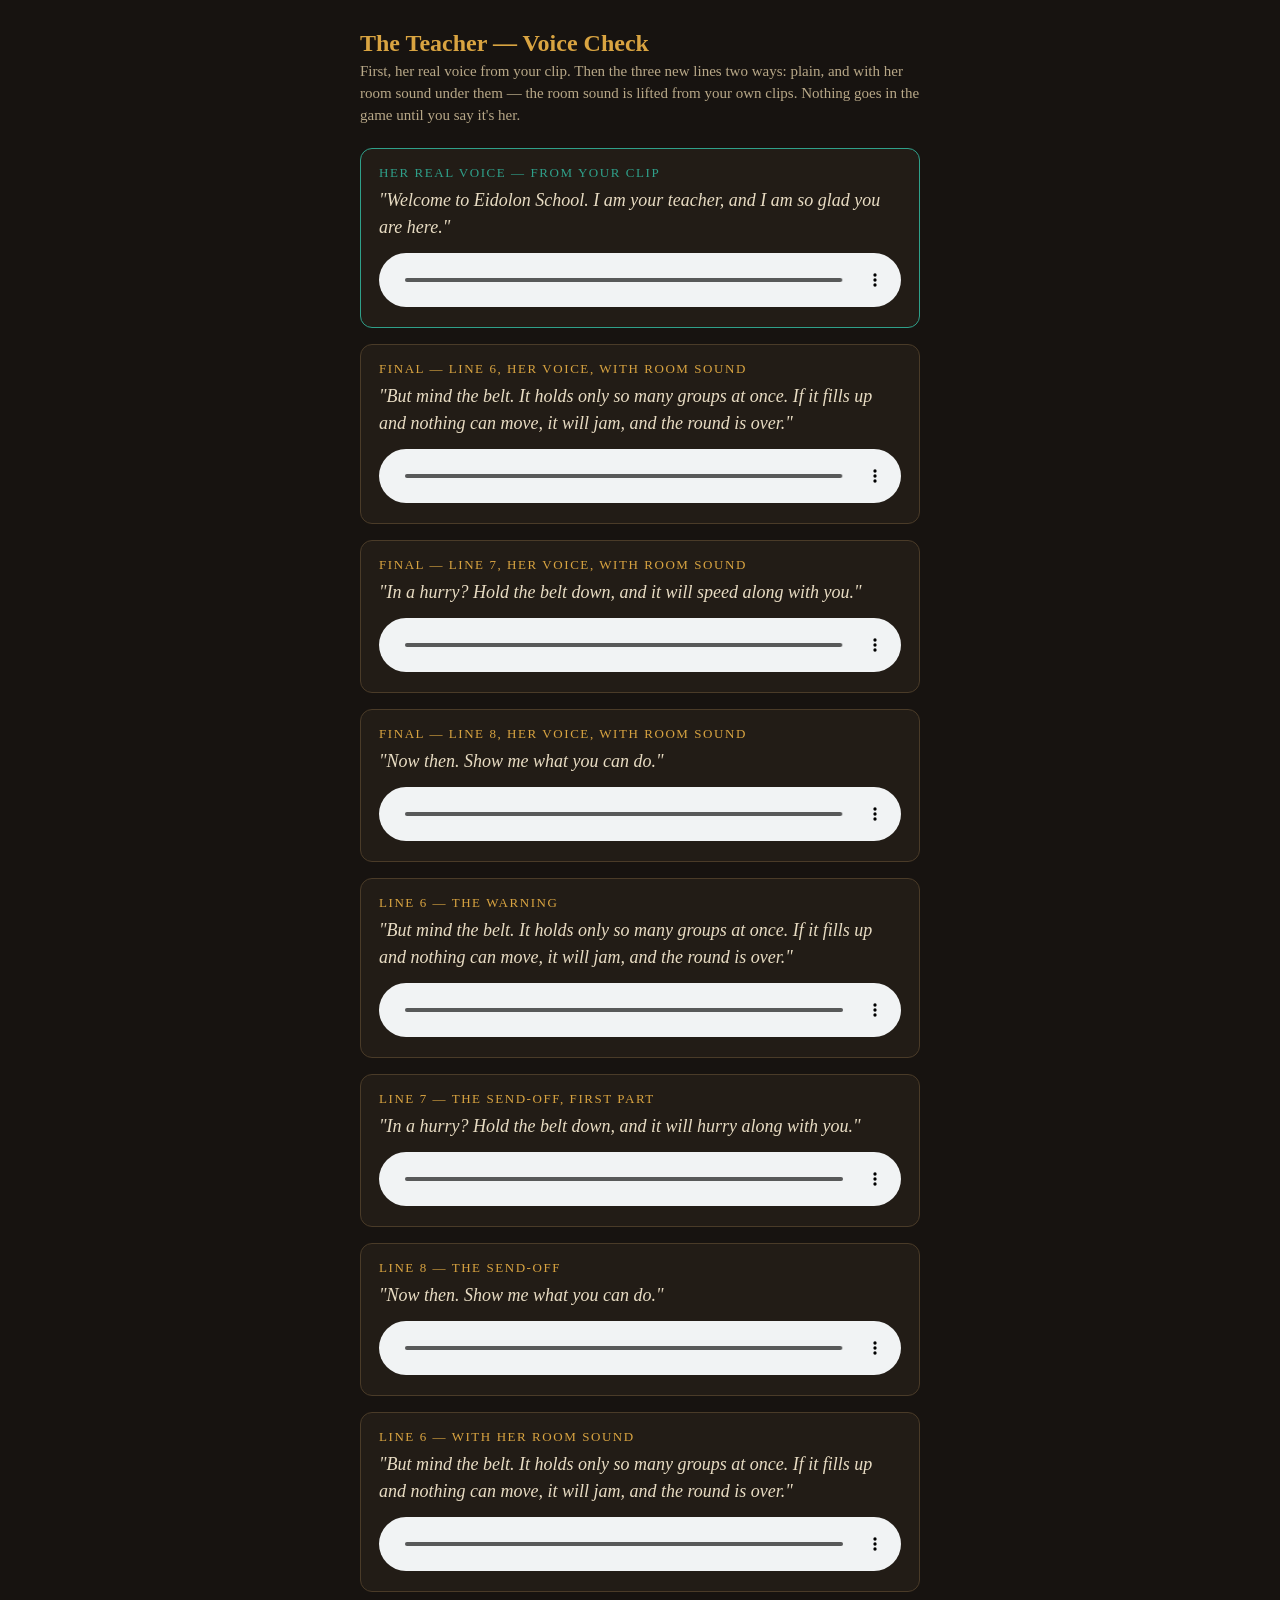
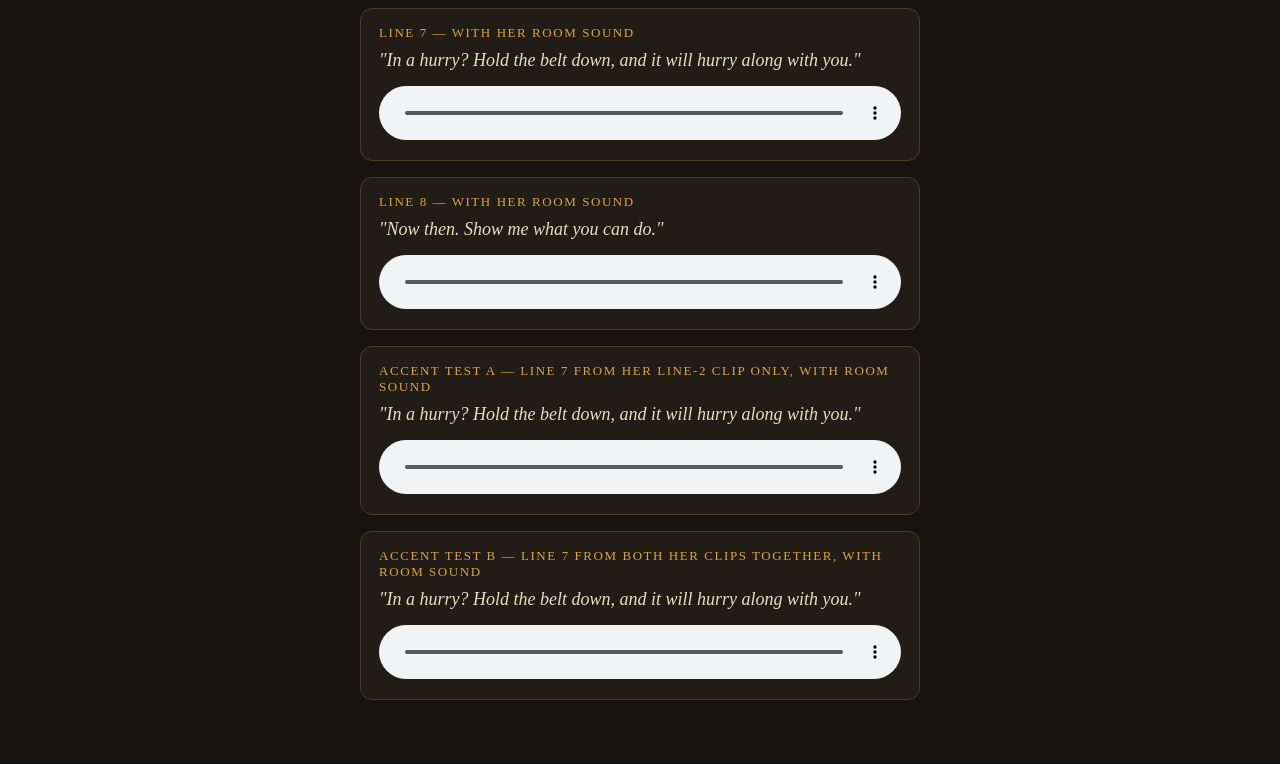
<file: teacher-demo/voice-check/index.html>
<!DOCTYPE html>
<html lang="en">
<head>
<meta charset="utf-8">
<meta name="viewport" content="width=device-width, initial-scale=1">
<title>The Teacher — Voice Check</title>
<style>
  body { margin:0; background:#171310; color:#e8dcc3; font-family: Georgia, 'Times New Roman', serif;
         display:flex; justify-content:center; padding:24px 14px 48px; }
  .wrap { max-width:560px; width:100%; }
  h1 { font-size:24px; color:#d9a441; margin:6px 0 4px; }
  p.sub { color:#b8a888; margin:0 0 22px; font-size:15px; line-height:1.45; }
  .card { background:#221c16; border:1px solid #4a3b28; border-radius:12px; padding:16px 18px; margin-bottom:16px; }
  .card.real { border-color:#2fa08a; }
  .label { font-size:13px; letter-spacing:.12em; text-transform:uppercase; color:#d9a441; margin-bottom:6px; }
  .card.real .label { color:#2fa08a; }
  .line { font-size:18px; line-height:1.5; margin:0 0 12px; font-style:italic; }
  audio { width:100%; }
</style>
</head>
<body>
<div class="wrap">
  <h1>The Teacher — Voice Check</h1>
  <p class="sub">First, her real voice from your clip. Then the three new lines two ways:
  plain, and with her room sound under them — the room sound is lifted from your own clips. Nothing goes in the
  game until you say it's her.</p>

  <div class="card real">
    <div class="label">Her real voice — from your clip</div>
    <p class="line">"Welcome to Eidolon School. I am your teacher, and I am so glad you are here."</p>
    <audio controls preload="auto" src="her-real-voice.mp3"></audio>
  </div>


  <div class="card">
    <div class="label">FINAL — Line 6, her voice, with room sound</div>
    <p class="line">"But mind the belt. It holds only so many groups at once. If it fills up and nothing can move, it will jam, and the round is over."</p>
    <audio controls preload="auto" src="line6-final.mp3"></audio>
  </div>

  <div class="card">
    <div class="label">FINAL — Line 7, her voice, with room sound</div>
    <p class="line">"In a hurry? Hold the belt down, and it will speed along with you."</p>
    <audio controls preload="auto" src="line7-final.mp3"></audio>
  </div>

  <div class="card">
    <div class="label">FINAL — Line 8, her voice, with room sound</div>
    <p class="line">"Now then. Show me what you can do."</p>
    <audio controls preload="auto" src="line8-final.mp3"></audio>
  </div>

  <div class="card">
    <div class="label">Line 6 — The warning</div>
    <p class="line">"But mind the belt. It holds only so many groups at once. If it fills up and nothing can move, it will jam, and the round is over."</p>
    <audio controls preload="auto" src="line6.mp3"></audio>
  </div>

  <div class="card">
    <div class="label">Line 7 — The send-off, first part</div>
    <p class="line">"In a hurry? Hold the belt down, and it will hurry along with you."</p>
    <audio controls preload="auto" src="line7.mp3"></audio>
  </div>

  <div class="card">
    <div class="label">Line 8 — The send-off</div>
    <p class="line">"Now then. Show me what you can do."</p>
    <audio controls preload="auto" src="line8.mp3"></audio>
  </div>

  <div class="card">
    <div class="label">Line 6 — With her room sound</div>
    <p class="line">"But mind the belt. It holds only so many groups at once. If it fills up and nothing can move, it will jam, and the round is over."</p>
    <audio controls preload="auto" src="line6-amb.mp3"></audio>
  </div>

  <div class="card">
    <div class="label">Line 7 — With her room sound</div>
    <p class="line">"In a hurry? Hold the belt down, and it will hurry along with you."</p>
    <audio controls preload="auto" src="line7-amb.mp3"></audio>
  </div>

  <div class="card">
    <div class="label">Line 8 — With her room sound</div>
    <p class="line">"Now then. Show me what you can do."</p>
    <audio controls preload="auto" src="line8-amb.mp3"></audio>
  </div>




  <div class="card">
    <div class="label">Accent test A — Line 7 from her line-2 clip only, with room sound</div>
    <p class="line">"In a hurry? Hold the belt down, and it will hurry along with you."</p>
    <audio controls preload="auto" src="line7-accentA.mp3"></audio>
  </div>

  <div class="card">
    <div class="label">Accent test B — Line 7 from both her clips together, with room sound</div>
    <p class="line">"In a hurry? Hold the belt down, and it will hurry along with you."</p>
    <audio controls preload="auto" src="line7-accentB.mp3"></audio>
  </div>
</div>
</body>
</html>
</file>
